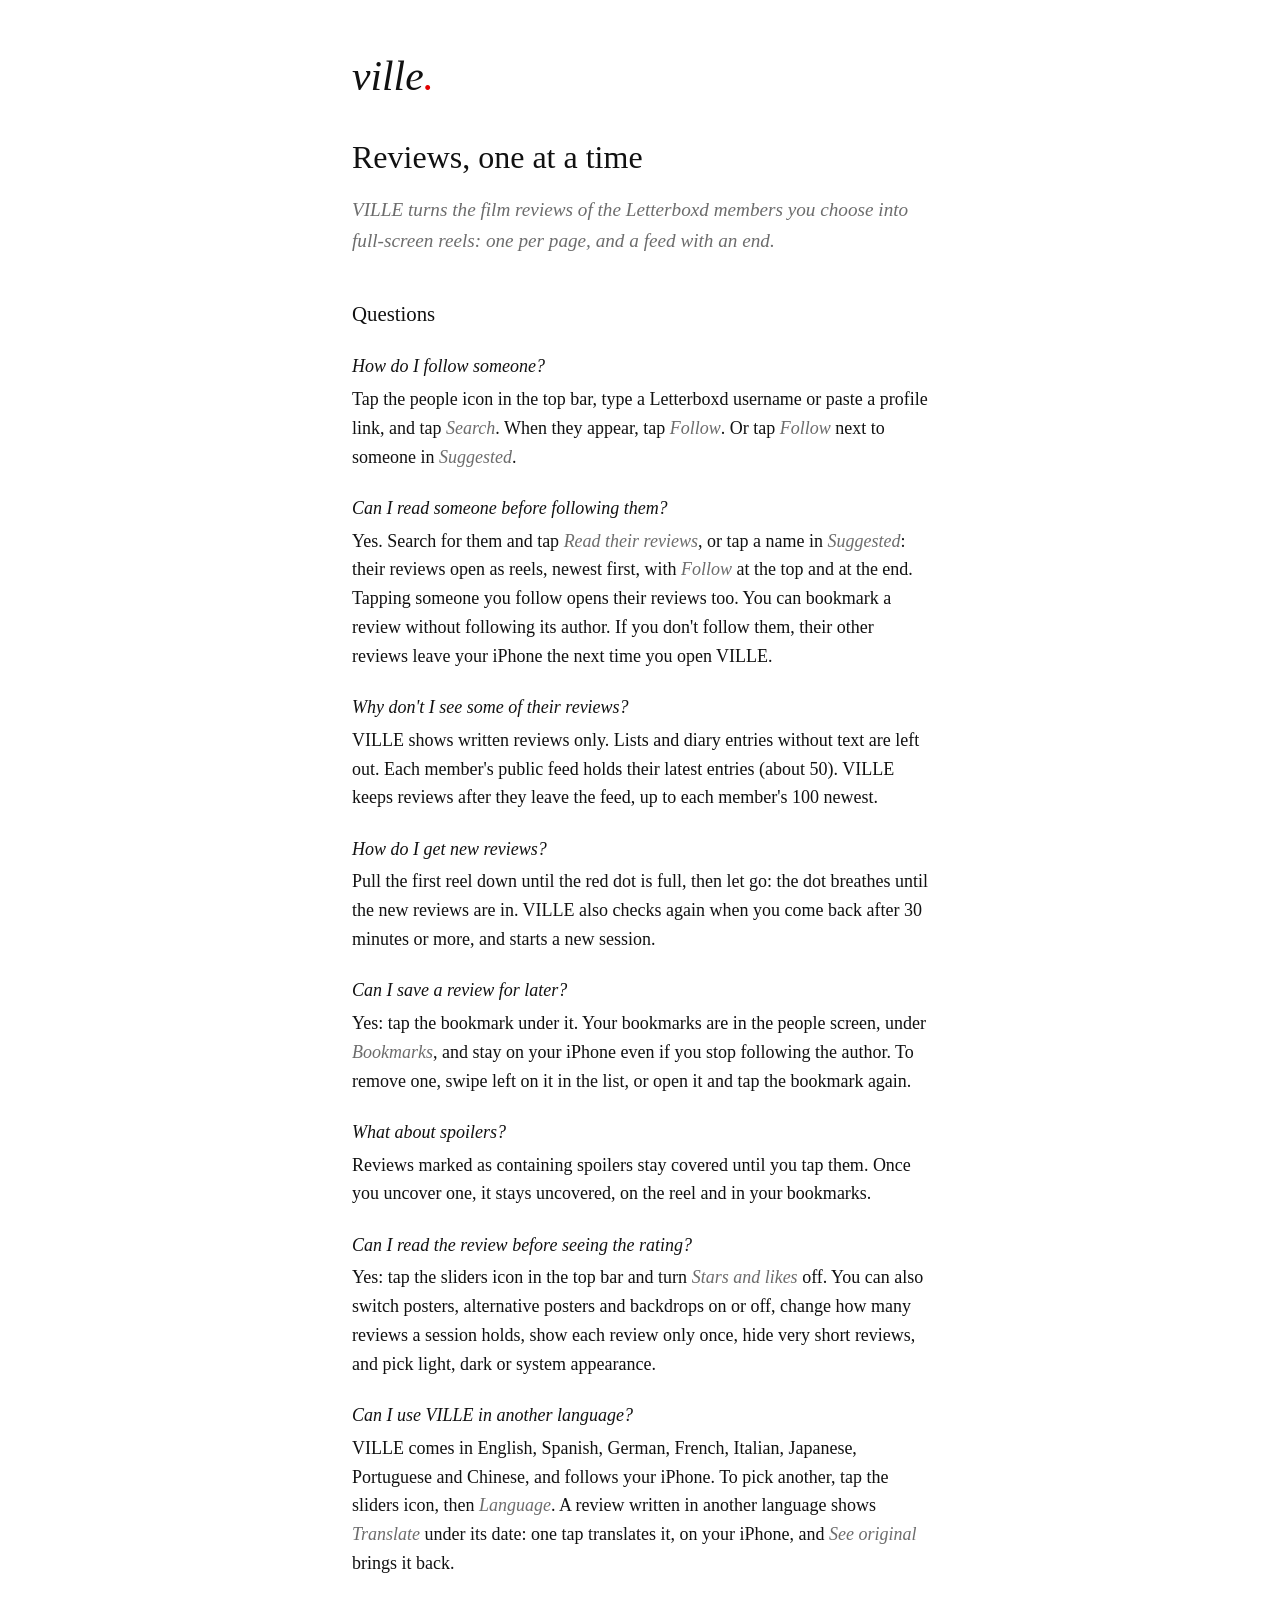
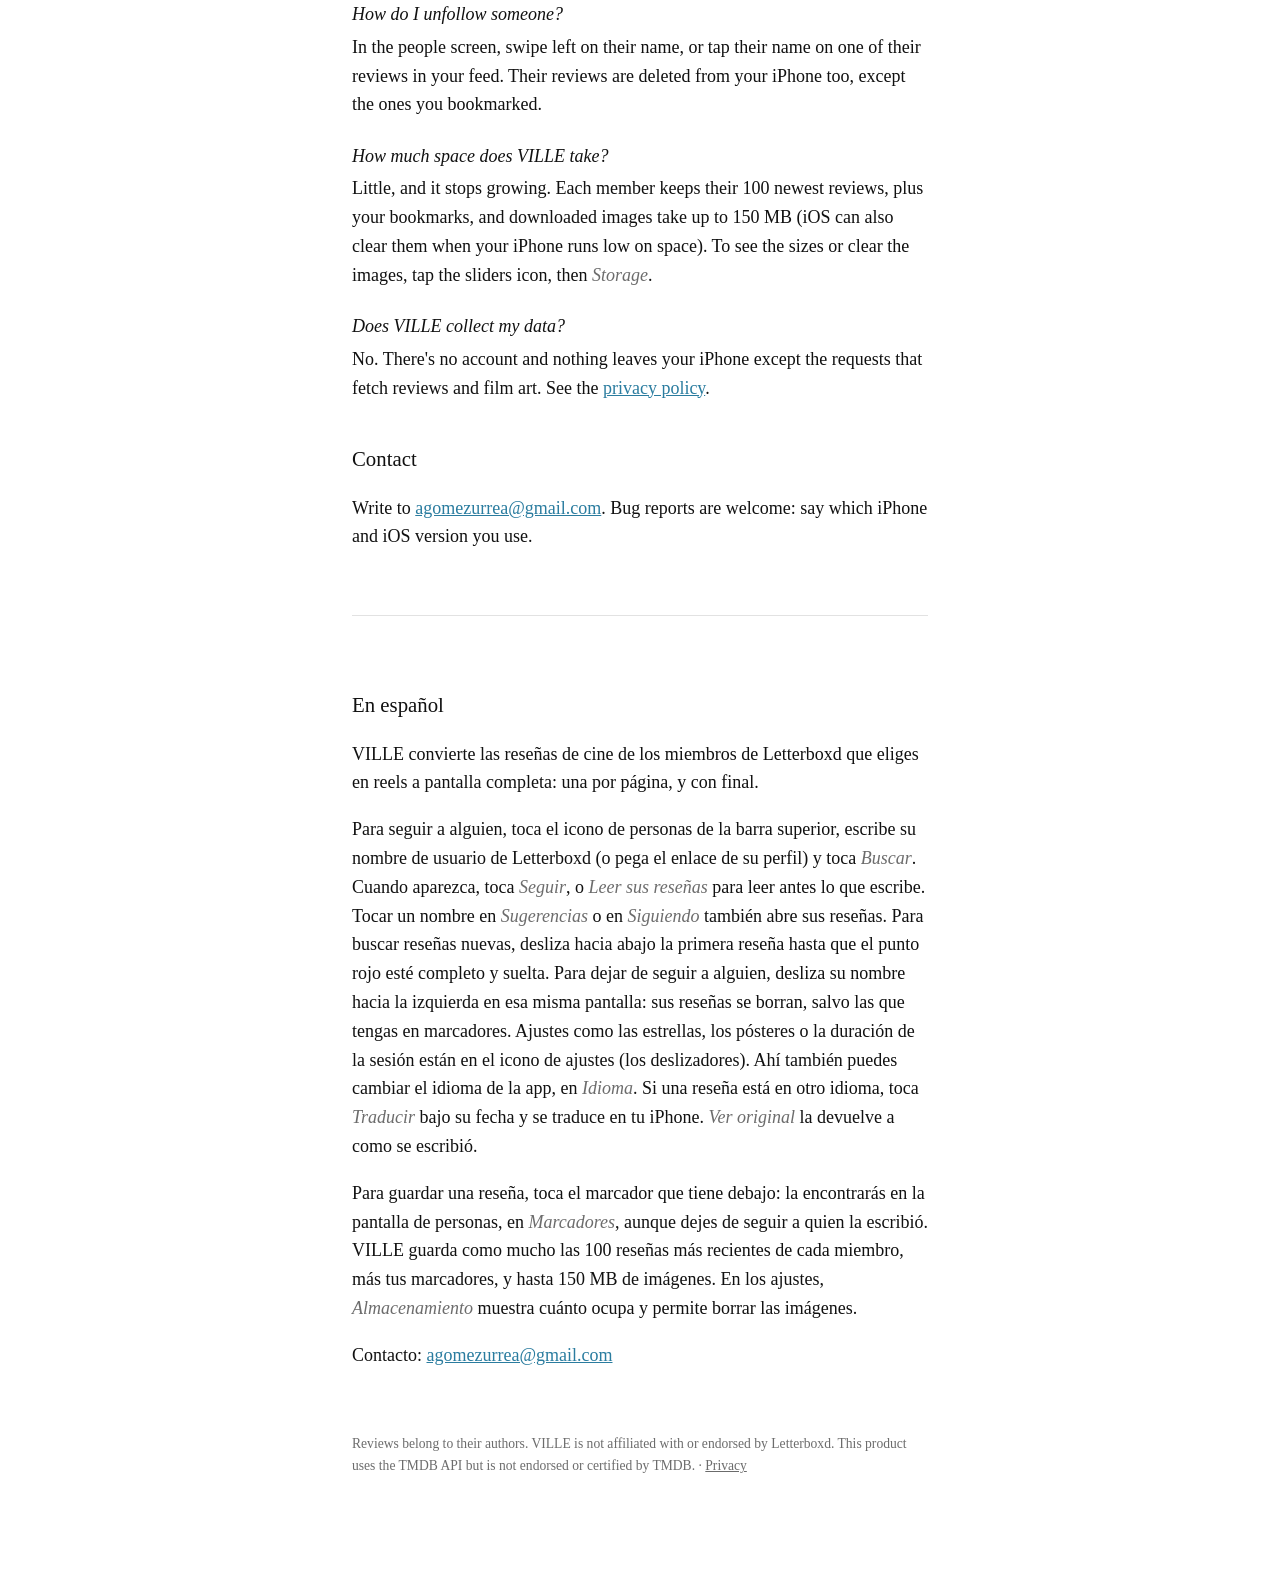
<file: index.html>
<!doctype html>
<html lang="en">
<head>
  <meta charset="utf-8">
  <meta name="viewport" content="width=device-width, initial-scale=1">
  <title>Support · ville.</title>
  <meta name="description" content="Film reviews from the Letterboxd members you choose, one at a time. Help and contact.">
  <meta name="color-scheme" content="light dark">
  <meta name="theme-color" content="#ffffff" media="(prefers-color-scheme: light)">
  <meta name="theme-color" content="#000000" media="(prefers-color-scheme: dark)">
  <link rel="icon" type="image/png" sizes="192x192" href="favicon.png">
  <link rel="apple-touch-icon" href="apple-touch-icon.png">
  <!-- Link previews (iMessage, WhatsApp, social): the app icon, exported from AppIcon.icon with ictool -->
  <meta property="og:type" content="website">
  <meta property="og:site_name" content="ville.">
  <meta property="og:title" content="ville.">
  <meta property="og:description" content="Film reviews from the Letterboxd members you choose, one at a time.">
  <meta property="og:url" content="https://blhdes.github.io/village/">
  <meta property="og:image" content="https://blhdes.github.io/village/og-image.png">
  <meta property="og:image:width" content="1200">
  <meta property="og:image:height" content="630">
  <meta property="og:image:alt" content="The VILLE app icon: a lowercase serif italic v and a red full stop.">
  <meta name="twitter:card" content="summary_large_image">
  <link rel="stylesheet" href="style.css">
</head>
<body>
<main>
  <span class="wordmark">ville<span class="dot">.</span></span>

  <h1>Reviews, one at a time</h1>
  <p class="lede">VILLE turns the film reviews of the Letterboxd members you choose into full-screen reels: one per page, and a feed with an end.</p>

  <h2>Questions</h2>
  <dl>
    <dt>How do I follow someone?</dt>
    <dd>Tap the people icon in the top bar, type a Letterboxd username or paste a profile link, and tap <em>Search</em>. When they appear, tap <em>Follow</em>. Or tap <em>Follow</em> next to someone in <em>Suggested</em>.</dd>

    <dt>Can I read someone before following them?</dt>
    <dd>Yes. Search for them and tap <em>Read their reviews</em>, or tap a name in <em>Suggested</em>: their reviews open as reels, newest first, with <em>Follow</em> at the top and at the end. Tapping someone you follow opens their reviews too. You can bookmark a review without following its author. If you don't follow them, their other reviews leave your iPhone the next time you open VILLE.</dd>

    <dt>Why don't I see some of their reviews?</dt>
    <dd>VILLE shows written reviews only. Lists and diary entries without text are left out. Each member's public feed holds their latest entries (about 50). VILLE keeps reviews after they leave the feed, up to each member's 100 newest.</dd>

    <dt>How do I get new reviews?</dt>
    <dd>Pull the first reel down until the red dot is full, then let go: the dot breathes until the new reviews are in. VILLE also checks again when you come back after 30 minutes or more, and starts a new session.</dd>

    <dt>Can I save a review for later?</dt>
    <dd>Yes: tap the bookmark under it. Your bookmarks are in the people screen, under <em>Bookmarks</em>, and stay on your iPhone even if you stop following the author. To remove one, swipe left on it in the list, or open it and tap the bookmark again.</dd>

    <dt>What about spoilers?</dt>
    <dd>Reviews marked as containing spoilers stay covered until you tap them. Once you uncover one, it stays uncovered, on the reel and in your bookmarks.</dd>

    <dt>Can I read the review before seeing the rating?</dt>
    <dd>Yes: tap the sliders icon in the top bar and turn <em>Stars and likes</em> off. You can also switch posters, alternative posters and backdrops on or off, change how many reviews a session holds, show each review only once, hide very short reviews, and pick light, dark or system appearance.</dd>

    <dt>Can I use VILLE in another language?</dt>
    <dd>VILLE comes in English, Spanish, German, French, Italian, Japanese, Portuguese and Chinese, and follows your iPhone. To pick another, tap the sliders icon, then <em>Language</em>. A review written in another language shows <em>Translate</em> under its date: one tap translates it, on your iPhone, and <em>See original</em> brings it back.</dd>

    <dt>How do I unfollow someone?</dt>
    <dd>In the people screen, swipe left on their name, or tap their name on one of their reviews in your feed. Their reviews are deleted from your iPhone too, except the ones you bookmarked.</dd>

    <dt>How much space does VILLE take?</dt>
    <dd>Little, and it stops growing. Each member keeps their 100 newest reviews, plus your bookmarks, and downloaded images take up to 150 MB (iOS can also clear them when your iPhone runs low on space). To see the sizes or clear the images, tap the sliders icon, then <em>Storage</em>.</dd>

    <dt>Does VILLE collect my data?</dt>
    <dd>No. There's no account and nothing leaves your iPhone except the requests that fetch reviews and film art. See the <a href="privacy.html">privacy policy</a>.</dd>
  </dl>

  <h2>Contact</h2>
  <p>Write to <a href="mailto:agomezurrea@gmail.com">agomezurrea@gmail.com</a>. Bug reports are welcome: say which iPhone and iOS version you use.</p>

  <section class="language" lang="es">
    <h2>En español</h2>
    <p>VILLE convierte las reseñas de cine de los miembros de Letterboxd que eliges en reels a pantalla completa: una por página, y con final.</p>
    <p>Para seguir a alguien, toca el icono de personas de la barra superior, escribe su nombre de usuario de Letterboxd (o pega el enlace de su perfil) y toca <em>Buscar</em>. Cuando aparezca, toca <em>Seguir</em>, o <em>Leer sus reseñas</em> para leer antes lo que escribe. Tocar un nombre en <em>Sugerencias</em> o en <em>Siguiendo</em> también abre sus reseñas. Para buscar reseñas nuevas, desliza hacia abajo la primera reseña hasta que el punto rojo esté completo y suelta. Para dejar de seguir a alguien, desliza su nombre hacia la izquierda en esa misma pantalla: sus reseñas se borran, salvo las que tengas en marcadores. Ajustes como las estrellas, los pósteres o la duración de la sesión están en el icono de ajustes (los deslizadores). Ahí también puedes cambiar el idioma de la app, en <em>Idioma</em>. Si una reseña está en otro idioma, toca <em>Traducir</em> bajo su fecha y se traduce en tu iPhone. <em>Ver original</em> la devuelve a como se escribió.</p>
    <p>Para guardar una reseña, toca el marcador que tiene debajo: la encontrarás en la pantalla de personas, en <em>Marcadores</em>, aunque dejes de seguir a quien la escribió. VILLE guarda como mucho las 100 reseñas más recientes de cada miembro, más tus marcadores, y hasta 150 MB de imágenes. En los ajustes, <em>Almacenamiento</em> muestra cuánto ocupa y permite borrar las imágenes.</p>
    <p>Contacto: <a href="mailto:agomezurrea@gmail.com">agomezurrea@gmail.com</a></p>
  </section>

  <footer>
    <p>Reviews belong to their authors. VILLE is not affiliated with or endorsed by Letterboxd. This product uses the TMDB API but is not endorsed or certified by TMDB. · <a href="privacy.html">Privacy</a></p>
  </footer>
</main>
</body>
</html>
</file>
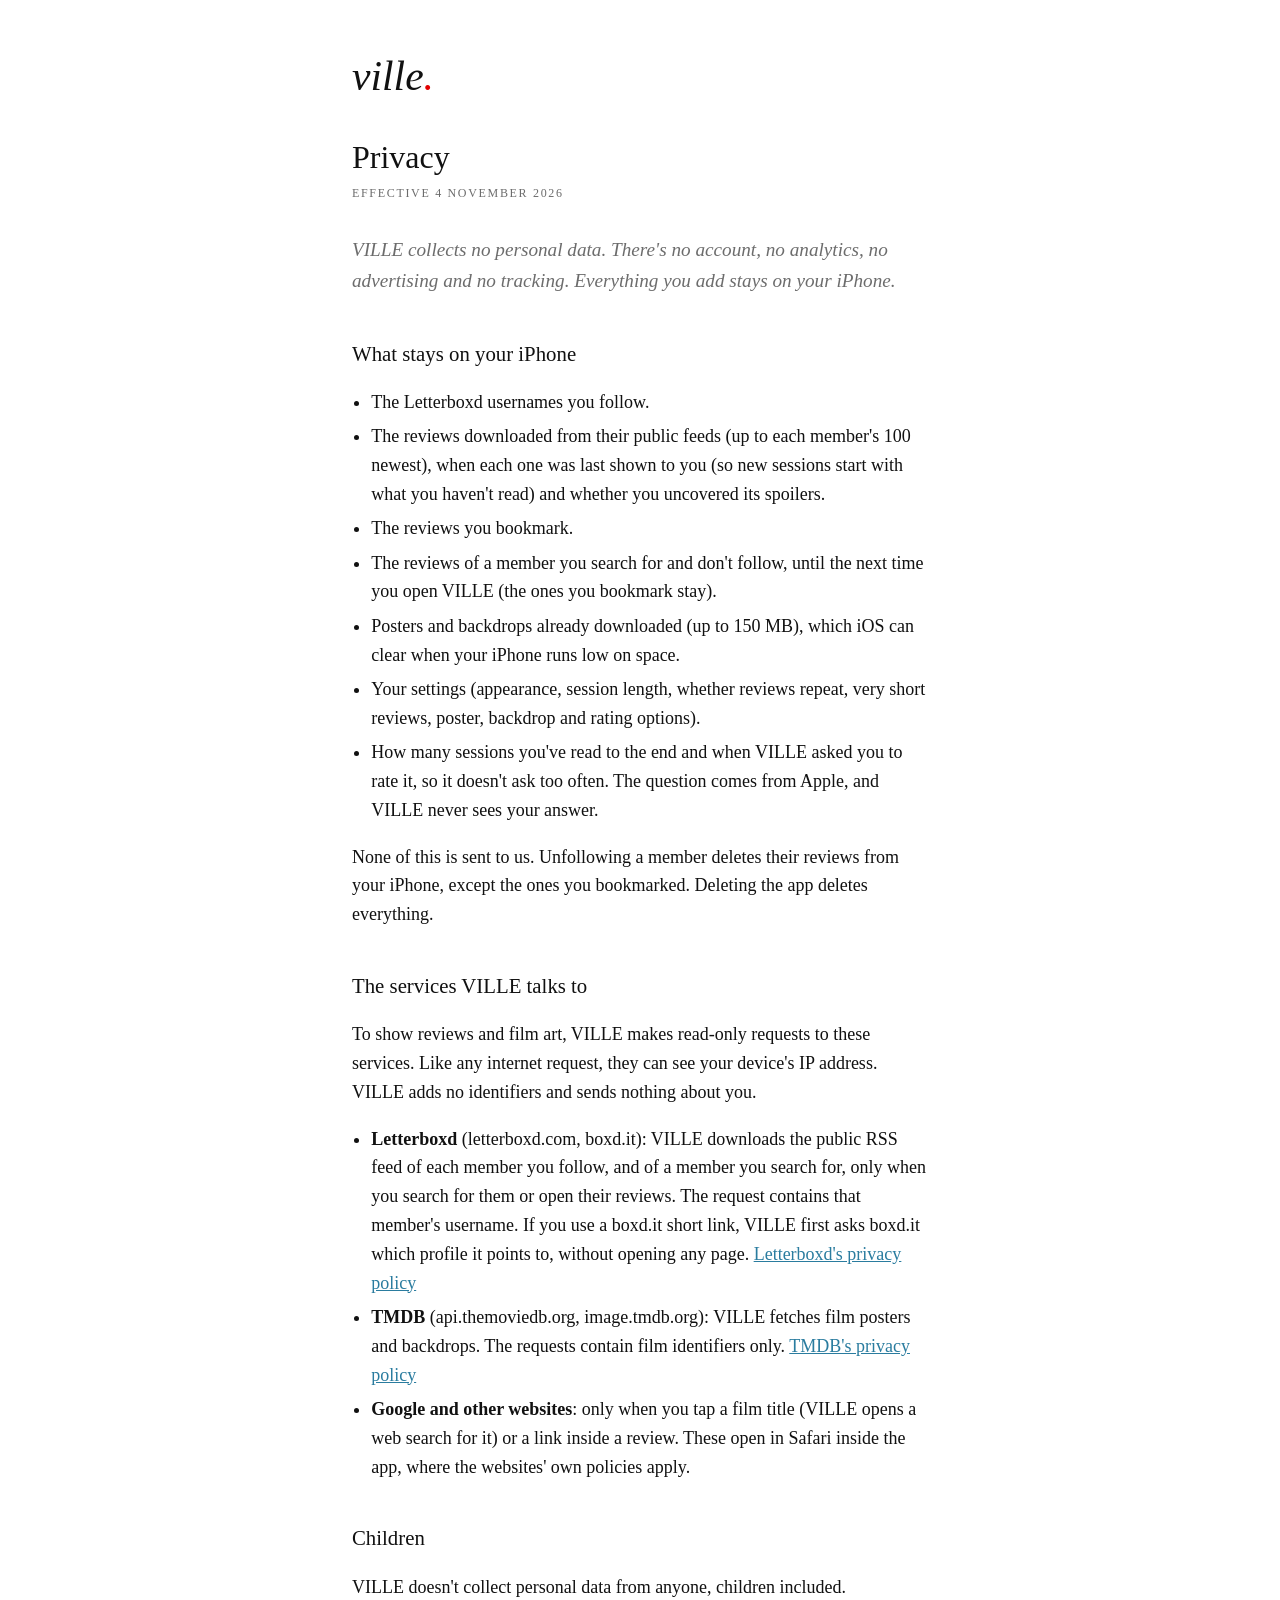
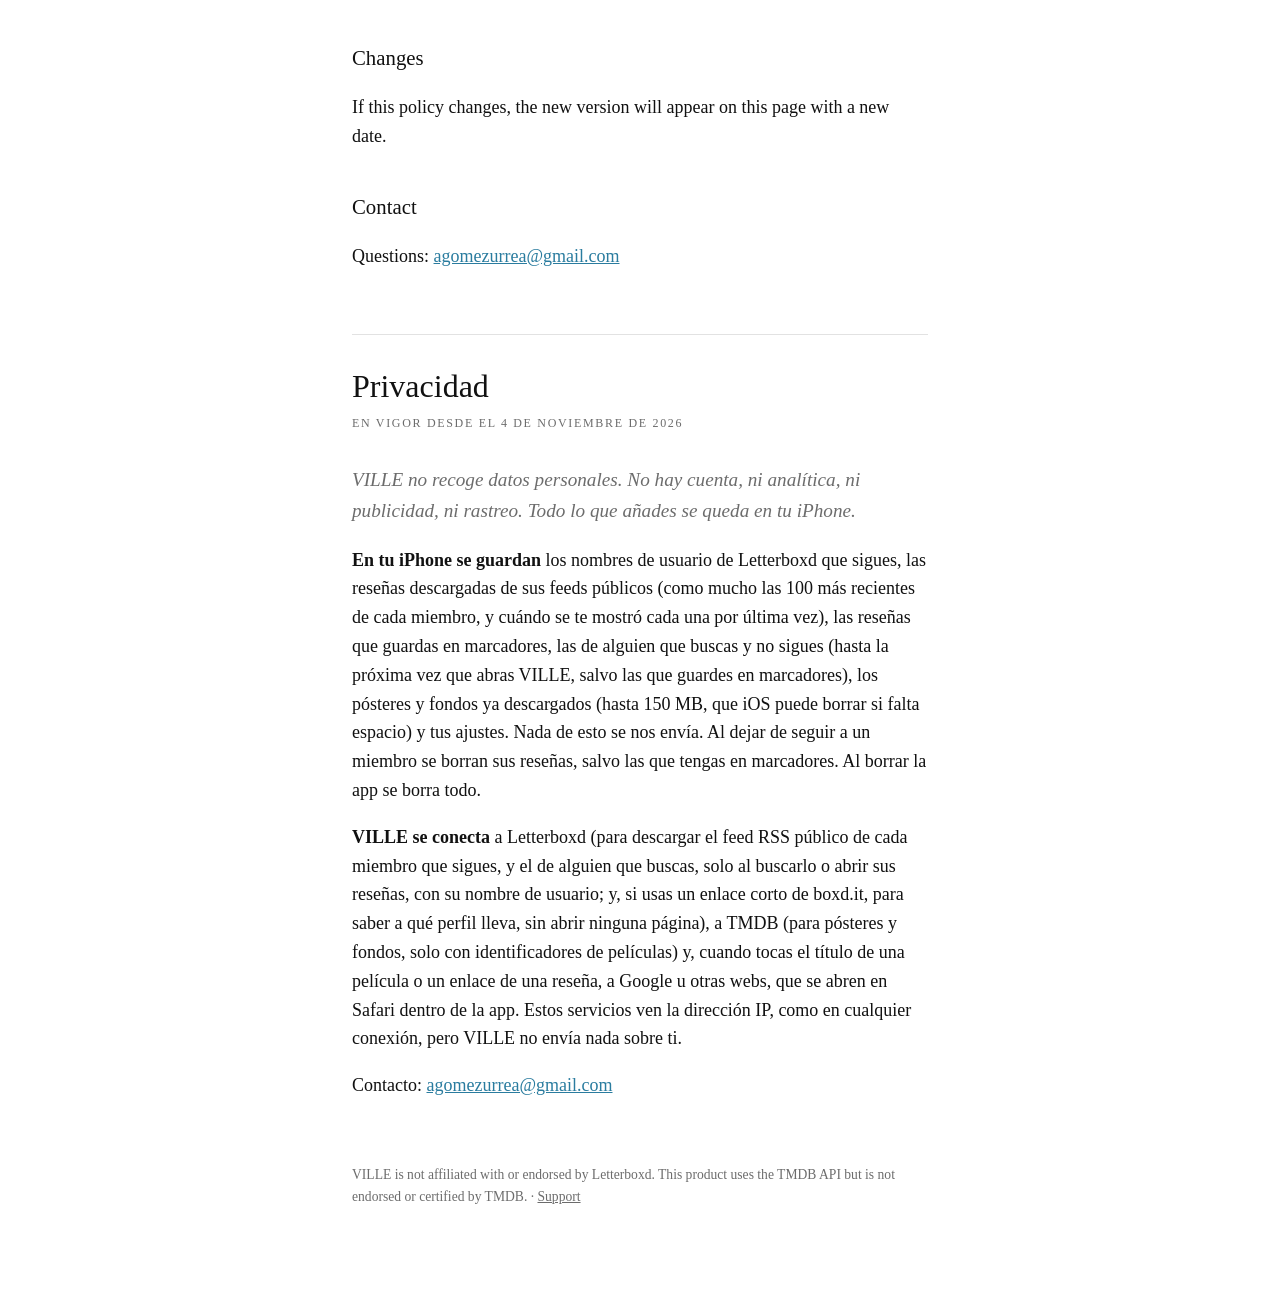
<file: privacy.html>
<!doctype html>
<html lang="en">
<head>
  <meta charset="utf-8">
  <meta name="viewport" content="width=device-width, initial-scale=1">
  <title>Privacy · ville.</title>
  <meta name="description" content="VILLE collects no personal data. Everything stays on your iPhone.">
  <meta name="color-scheme" content="light dark">
  <meta name="theme-color" content="#ffffff" media="(prefers-color-scheme: light)">
  <meta name="theme-color" content="#000000" media="(prefers-color-scheme: dark)">
  <link rel="icon" type="image/png" sizes="192x192" href="favicon.png">
  <link rel="apple-touch-icon" href="apple-touch-icon.png">
  <!-- Link previews (iMessage, WhatsApp, social): the app icon, exported from AppIcon.icon with ictool -->
  <meta property="og:type" content="website">
  <meta property="og:site_name" content="ville.">
  <meta property="og:title" content="Privacy · ville.">
  <meta property="og:description" content="VILLE collects no personal data. Everything stays on your iPhone.">
  <meta property="og:url" content="https://blhdes.github.io/village/privacy.html">
  <meta property="og:image" content="https://blhdes.github.io/village/og-image.png">
  <meta property="og:image:width" content="1200">
  <meta property="og:image:height" content="630">
  <meta property="og:image:alt" content="The VILLE app icon: a lowercase serif italic v and a red full stop.">
  <meta name="twitter:card" content="summary_large_image">
  <link rel="stylesheet" href="style.css">
</head>
<body>
<main>
  <a class="wordmark" href="./">ville<span class="dot">.</span></a>

  <h1>Privacy</h1>
  <p class="dateline">Effective 4 November 2026</p>

  <p class="lede">VILLE collects no personal data. There's no account, no analytics, no advertising and no tracking. Everything you add stays on your iPhone.</p>

  <h2>What stays on your iPhone</h2>
  <ul>
    <li>The Letterboxd usernames you follow.</li>
    <li>The reviews downloaded from their public feeds (up to each member's 100 newest), when each one was last shown to you (so new sessions start with what you haven't read) and whether you uncovered its spoilers.</li>
    <li>The reviews you bookmark.</li>
    <li>The reviews of a member you search for and don't follow, until the next time you open VILLE (the ones you bookmark stay).</li>
    <li>Posters and backdrops already downloaded (up to 150 MB), which iOS can clear when your iPhone runs low on space.</li>
    <li>Your settings (appearance, session length, whether reviews repeat, very short reviews, poster, backdrop and rating options).</li>
    <li>How many sessions you've read to the end and when VILLE asked you to rate it, so it doesn't ask too often. The question comes from Apple, and VILLE never sees your answer.</li>
  </ul>
  <p>None of this is sent to us. Unfollowing a member deletes their reviews from your iPhone, except the ones you bookmarked. Deleting the app deletes everything.</p>

  <h2>The services VILLE talks to</h2>
  <p>To show reviews and film art, VILLE makes read-only requests to these services. Like any internet request, they can see your device's IP address. VILLE adds no identifiers and sends nothing about you.</p>
  <ul>
    <li><strong>Letterboxd</strong> (letterboxd.com, boxd.it): VILLE downloads the public RSS feed of each member you follow, and of a member you search for, only when you search for them or open their reviews. The request contains that member's username. If you use a boxd.it short link, VILLE first asks boxd.it which profile it points to, without opening any page. <a href="https://letterboxd.com/legal/privacy-policy/">Letterboxd's privacy policy</a></li>
    <li><strong>TMDB</strong> (api.themoviedb.org, image.tmdb.org): VILLE fetches film posters and backdrops. The requests contain film identifiers only. <a href="https://www.themoviedb.org/privacy-policy">TMDB's privacy policy</a></li>
    <li><strong>Google and other websites</strong>: only when you tap a film title (VILLE opens a web search for it) or a link inside a review. These open in Safari inside the app, where the websites' own policies apply.</li>
  </ul>

  <h2>Children</h2>
  <p>VILLE doesn't collect personal data from anyone, children included.</p>

  <h2>Changes</h2>
  <p>If this policy changes, the new version will appear on this page with a new date.</p>

  <h2>Contact</h2>
  <p>Questions: <a href="mailto:agomezurrea@gmail.com">agomezurrea@gmail.com</a></p>

  <section class="language" lang="es">
    <h1>Privacidad</h1>
    <p class="dateline">En vigor desde el 4 de noviembre de 2026</p>
    <p class="lede">VILLE no recoge datos personales. No hay cuenta, ni analítica, ni publicidad, ni rastreo. Todo lo que añades se queda en tu iPhone.</p>
    <p><strong>En tu iPhone se guardan</strong> los nombres de usuario de Letterboxd que sigues, las reseñas descargadas de sus feeds públicos (como mucho las 100 más recientes de cada miembro, y cuándo se te mostró cada una por última vez), las reseñas que guardas en marcadores, las de alguien que buscas y no sigues (hasta la próxima vez que abras VILLE, salvo las que guardes en marcadores), los pósteres y fondos ya descargados (hasta 150 MB, que iOS puede borrar si falta espacio) y tus ajustes. Nada de esto se nos envía. Al dejar de seguir a un miembro se borran sus reseñas, salvo las que tengas en marcadores. Al borrar la app se borra todo.</p>
    <p><strong>VILLE se conecta</strong> a Letterboxd (para descargar el feed RSS público de cada miembro que sigues, y el de alguien que buscas, solo al buscarlo o abrir sus reseñas, con su nombre de usuario; y, si usas un enlace corto de boxd.it, para saber a qué perfil lleva, sin abrir ninguna página), a TMDB (para pósteres y fondos, solo con identificadores de películas) y, cuando tocas el título de una película o un enlace de una reseña, a Google u otras webs, que se abren en Safari dentro de la app. Estos servicios ven la dirección IP, como en cualquier conexión, pero VILLE no envía nada sobre ti.</p>
    <p>Contacto: <a href="mailto:agomezurrea@gmail.com">agomezurrea@gmail.com</a></p>
  </section>

  <footer>
    <p>VILLE is not affiliated with or endorsed by Letterboxd. This product uses the TMDB API but is not endorsed or certified by TMDB. · <a href="./">Support</a></p>
  </footer>
</main>
</body>
</html>
</file>
<file: style.css>
/* VILLE support site: the app's editorial voice on the web.
   Serif text, italic secondary voice, a red full stop, plenty of space. */

:root {
  --bg: #ffffff;
  --text: #111111;
  --secondary: rgba(17, 17, 17, 0.62);
  --red: #d80017;   /* BrandRed, light (sRGB fallback) */
  --blue: #2a7c9f;  /* BrandBlue, light: links */
  --rule: rgba(17, 17, 17, 0.12);
}

@media (prefers-color-scheme: dark) {
  :root {
    --bg: #000000;
    --text: #f2f2f2;
    --secondary: rgba(242, 242, 242, 0.62);
    --red: #ff3534;  /* BrandRed, dark (sRGB fallback) */
    --blue: #3b95bc; /* BrandBlue, dark */
    --rule: rgba(242, 242, 242, 0.14);
  }
}

/* BrandRed is a Display P3 red: screens that show P3 get the deeper red. */
@supports (color: color(display-p3 1 0 0)) {
  :root {
    --red: color(display-p3 0.812 0 0.078);
  }

  @media (prefers-color-scheme: dark) {
    :root {
      --red: color(display-p3 0.945 0.24 0.215);
    }
  }
}

* { box-sizing: border-box; }

html { -webkit-text-size-adjust: 100%; }

body {
  margin: 0;
  background: var(--bg);
  color: var(--text);
  font-family: ui-serif, "New York", "Iowan Old Style", Georgia, serif;
  font-size: 18px;
  line-height: 1.6;
}

main {
  max-width: 38rem;
  margin: 0 auto;
  padding: 3.5rem 1rem 5rem;
}

.wordmark {
  display: inline-block;
  font-style: italic;
  font-weight: 400;
  font-size: 2.6rem;
  line-height: 1;
  color: var(--text);
  text-decoration: none;
  margin-bottom: 2.5rem;
}

.dot { color: var(--red); }

h1 {
  font-weight: 400;
  font-size: 2rem;
  line-height: 1.2;
  margin: 0 0 0.5rem;
}

h2 {
  font-weight: 400;
  font-size: 1.3rem;
  margin: 2.5rem 0 0.5rem;
}

.dateline {
  font-size: 0.75rem;
  letter-spacing: 0.14em;
  text-transform: uppercase;
  color: var(--secondary);
  margin: 0 0 2rem;
}

.lede {
  font-style: italic;
  font-size: 1.2rem;
  color: var(--secondary);
}

em, .note { color: var(--secondary); }

a { color: var(--blue); }

ul { padding-left: 1.2rem; }
li { margin: 0.35rem 0; }

dt { margin-top: 1.4rem; font-style: italic; }
dd { margin: 0.25rem 0 0; }

.language {
  margin-top: 4rem;
  padding-top: 2rem;
  border-top: 1px solid var(--rule);
}

footer {
  margin-top: 4rem;
  font-size: 0.85rem;
  color: var(--secondary);
}

footer a { color: inherit; }
</file>
